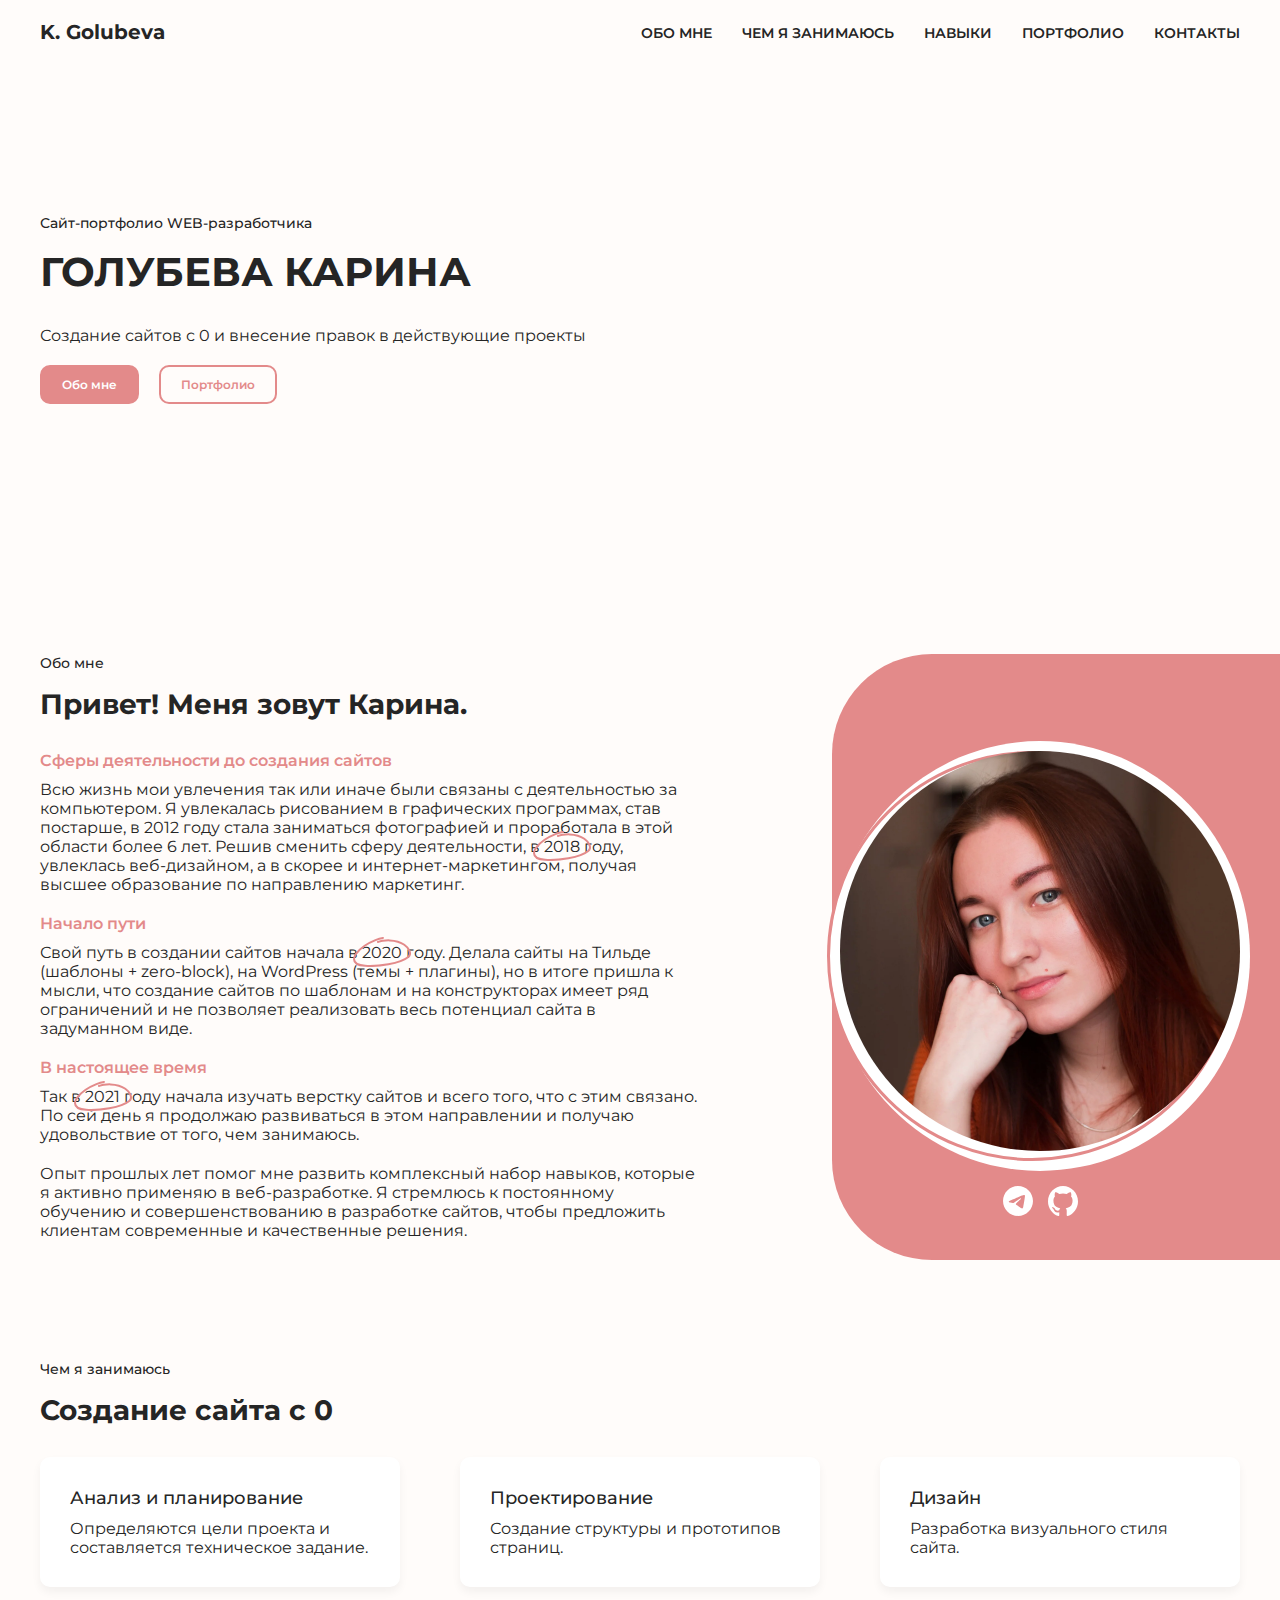
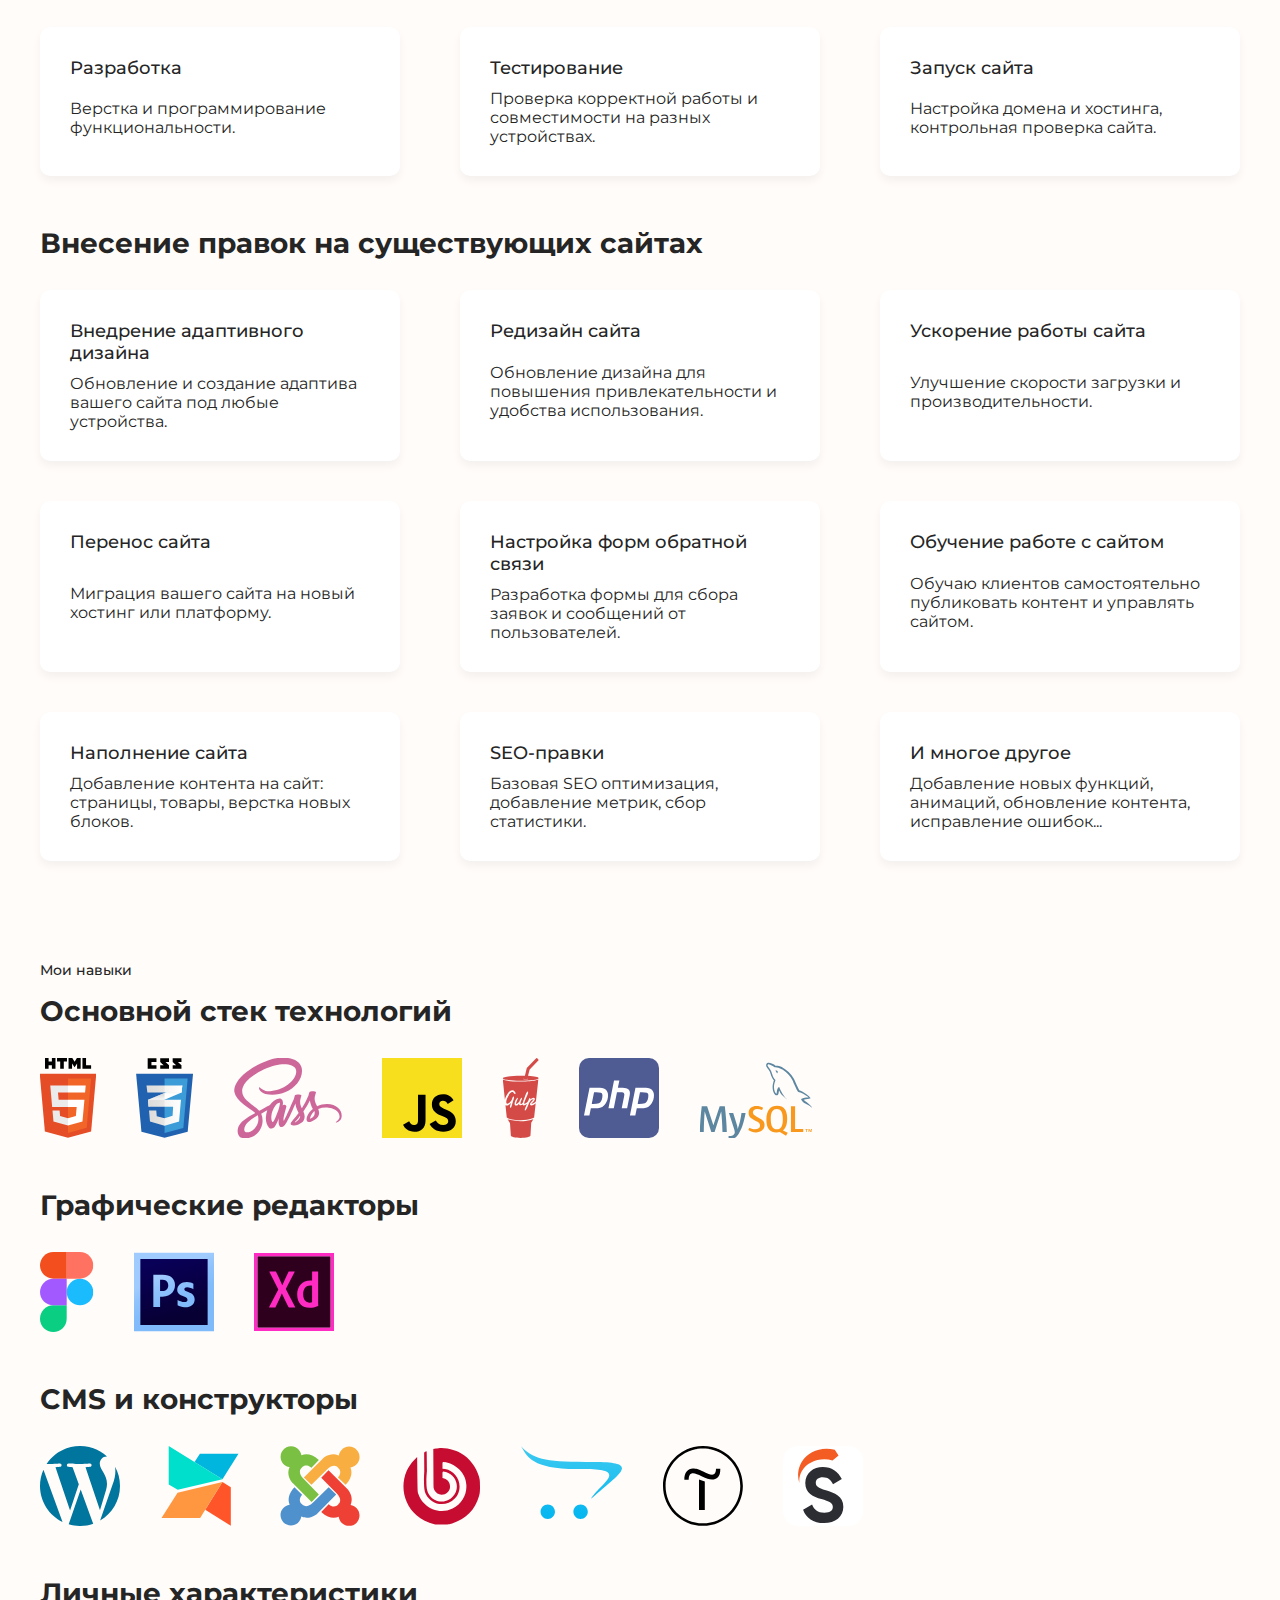
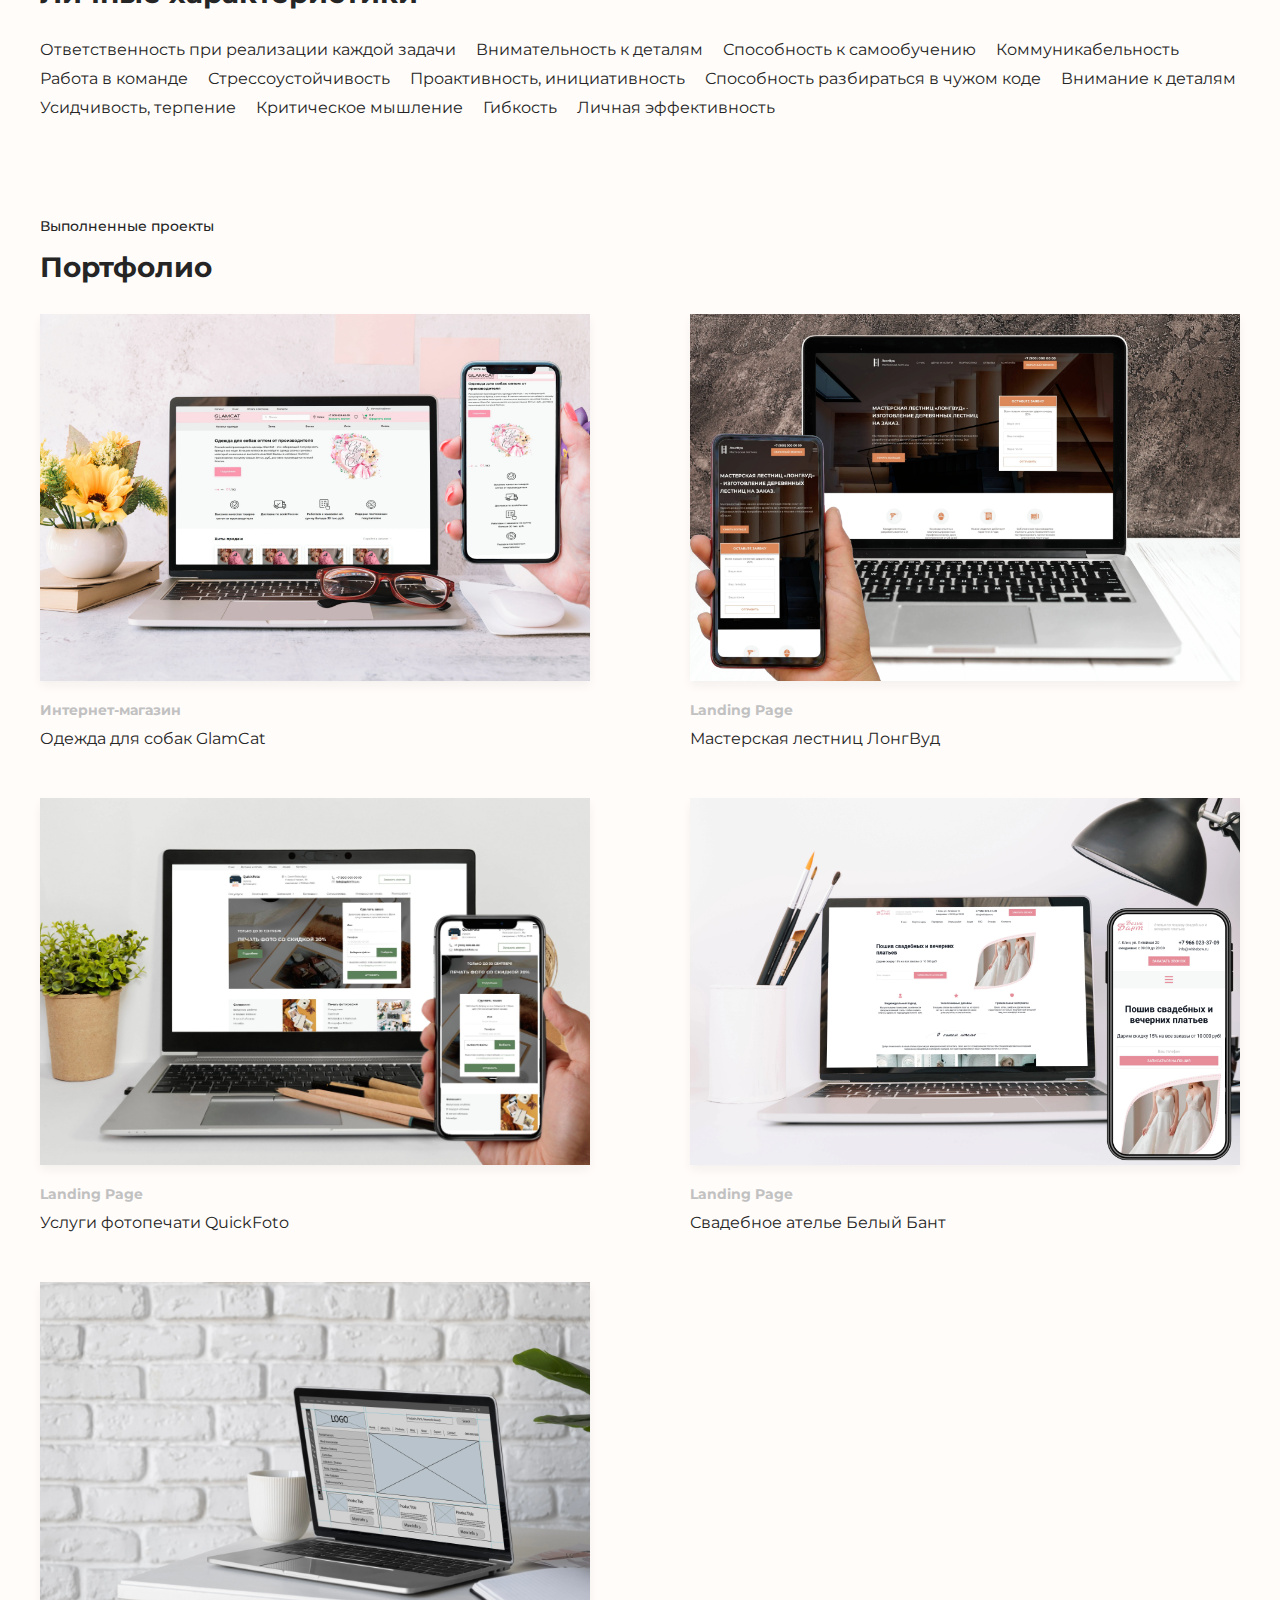
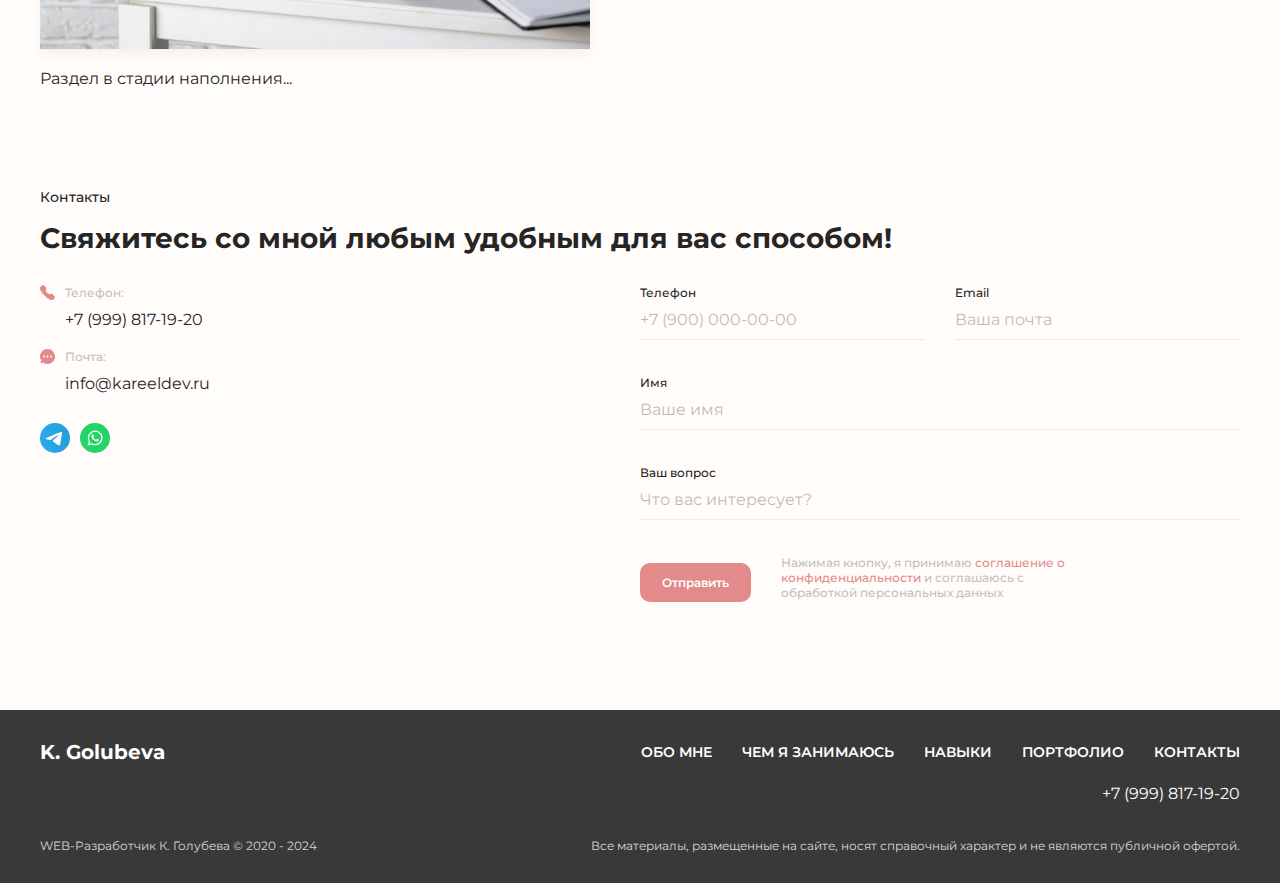
<file: index.html>
<!DOCTYPE html>
<html lang="en">

<head>
	<meta charset="UTF-8" />
	<meta http-equiv="X-UA-Compatible" content="IE=edge" />
	<meta name="viewport" content="width=device-width, initial-scale=1.0" />
	<title>Веб-разработчик - Главная</title>
	<link rel="stylesheet" href="./css/main.css" />

	<link rel="icon" type="image/x-icon" href="./img/icon.svg">
	<link rel="apple-touch-icon" sizes="180x180" href="./img/icon.svg">
</head>

<body>
	<header class="header">
    <div class="header__container">
        <div class="header__logo"><a href="/">K. Golubeva</a></div>

        <div class="header__menu header-menu">
            <nav class="header-menu__nav">
                <ul class="header-menu__list">
                    <li><a href="#about-section" class="header-menu__link">Обо мне</a></li>
                    <li><a href="#services-section" class="header-menu__link">Чем я занимаюсь</a></li>
                    <li><a href="#skills-section" class="header-menu__link">Навыки</a></li>
                    <li><a href="#portfolio-section" class="header-menu__link">Портфолио</a></li>
                    <li><a href="#contacts-section" class="header-menu__link">Контакты</a></li>
                </ul>
            </nav>

            <div class="header-menu__burger burger"><span></span></div>
        </div>
    </div>
</header>

	<main class="main-page">

		<section class="main-page__first-screen first-screen">
			<div class="first-screen__container">
				<div class="first-screen__info">
					<div class="first-screen__subtitle title_small">Сайт-портфолио WEB-разработчика</div>
					<div class="first-screen__title title_h1">Голубева Карина </div>
					<div class="first-screen__text">Создание сайтов с 0 и внесение правок в действующие проекты</div>
					<div class="first-screen__buttons">
						<a class="first-screen__button button" href="#about-section">Обо мне</a>
						<a class="first-screen__button button button_line" href="#portfolio-section">Портфолио</a>
					</div>
				</div>
			</div>
		</section>

		<section class="main-page__about about">
			<a name="about-section"></a>
			<div class="about__container">
				<div class="about__subtitle title_small">Обо мне</div>
				<div class="about__title title_h2">Привет! Меня зовут Карина.</div>

				<div class="about__column">

					<div class="about__text about-text">
						<div class="about-text__topic">
							<p class="about-text__topic-name">Сферы деятельности до создания сайтов</p>
							<p>Всю жизнь мои увлечения так или иначе были связаны с деятельностью за компьютером. Я увлекалась рисованием в графических программах, став постарше, в 2012 году стала заниматься фотографией и проработала в этой области более 6 лет. Решив сменить сферу деятельности, в <span class="year-marker">2018</span> году, увлеклась веб-дизайном, а в скорее и интернет-маркетингом, получая высшее образование по направлению маркетинг.</p>
						</div>
						<div class="about-text__topic">
							<p class="about-text__topic-name">Начало пути</p>
							<p>Свой путь в создании сайтов начала в <span class="year-marker">2020</span> году. Делала сайты на Тильде (шаблоны + zero-block), на WordPress (темы + плагины), но в итоге пришла к мысли, что создание сайтов по шаблонам и на конструкторах имеет ряд ограничений и не позволяет реализовать весь потенциал сайта в задуманном виде.</p>
						</div>
						<div class="about-text__topic">
							<p class="about-text__topic-name">В настоящее время</p>
							<p>Так в <span class="year-marker">2021</span> году начала изучать верстку сайтов и всего того, что с этим связано. По сей день я продолжаю развиваться в этом направлении и получаю удовольствие от того, чем занимаюсь.</p>
						</div>
						<div class="about-text__topic">
							<p>Опыт прошлых лет помог мне развить комплексный набор навыков, которые я активно применяю в веб-разработке. Я стремлюсь к постоянному обучению и совершенствованию в разработке сайтов, чтобы предложить клиентам современные и качественные решения.</p>
						</div>
					</div>

					<div class="about__image about-image">

						<div class="about-image__round-img round-img">
							<div class="round-img__img">
								<picture>
<source srcset="./img/me.webp 1x" type="image/webp">
<source srcset="./img/me.jpg 1x" type="image/jpeg">
<img src="./img/me.jpg" alt="">
</picture>
							</div>
							<div class="round-img__decor-full"></div>
							<div class="round-img__decor-full round-img__decor-full_line"></div>
						</div>

						<div class="about-image__social">
							<a class="about-image__social-item" href="https://t.me/+79998171920" target="_blank" rel="nofollow">
								<svg class="icon icon--telegram">
									<use href="./img/svgsprite/sprite.symbol.svg#telegram"></use>
								</svg>
							</a>
							<a class="about-image__social-item" href="https://github.com/kareeloliv" target="_blank" rel="nofollow">
								<svg class="icon icon--github">
									<use href="./img/svgsprite/sprite.symbol.svg#github"></use>
								</svg>
							</a>
						</div>

					</div>
				</div>
			</div>
		</section>

		<section class="main-page__services services">
			<a name="services-section"></a>
			<div class="services__container">
				<div class="services__subtitle title_small">Чем я занимаюсь</div>

				<div class="services__section">
					<div class="services__title title_h2">Создание сайта с 0</div>
					<div class="services__items">
						<div class="services__item">
							<div class="services__title title_h4">Анализ и планирование</div>
							<div class="services__text">Определяются цели проекта и составляется техническое задание.</div>
						</div>
						<div class="services__item">
							<div class="services__title title_h4">Проектирование</div>
							<div class="services__text">Создание структуры и прототипов страниц.</div>
						</div>
						<div class="services__item">
							<div class="services__title title_h4">Дизайн</div>
							<div class="services__text">Разработка визуального стиля сайта.</div>
						</div>
						<div class="services__item">
							<div class="services__title title_h4">Разработка</div>
							<div class="services__text">Верстка и программирование функциональности.</div>
						</div>
						<div class="services__item">
							<div class="services__title title_h4">Тестирование</div>
							<div class="services__text">Проверка корректной работы и совместимости на разных устройствах.</div>
						</div>
						<div class="services__item">
							<div class="services__title title_h4">Запуск сайта</div>
							<div class="services__text">Настройка домена и хостинга, контрольная проверка сайта.</div>
						</div>
					</div>
				</div>

				<div class="services__section">
					<div class="services__title title_h2">Внесение правок на существующих сайтах</div>
					<div class="services__items">
						<div class="services__item">
							<div class="services__title title_h4">Внедрение адаптивного дизайна</div>
							<div class="services__text">Обновление и создание адаптива вашего сайта под любые устройства.</div>
						</div>
						<div class="services__item">
							<div class="services__title title_h4">Редизайн сайта</div>
							<div class="services__text">Обновление дизайна для повышения привлекательности и удобства использования.</div>
						</div>
						<div class="services__item">
							<div class="services__title title_h4">Ускорение работы сайта</div>
							<div class="services__text">Улучшение скорости загрузки и производительности.</div>
						</div>
						<div class="services__item">
							<div class="services__title title_h4">Перенос сайта</div>
							<div class="services__text">Миграция вашего сайта на новый хостинг или платформу.</div>
						</div>
						<div class="services__item">
							<div class="services__title title_h4">Настройка форм обратной связи</div>
							<div class="services__text">Разработка формы для сбора заявок и сообщений от пользователей.</div>
						</div>
						<div class="services__item">
							<div class="services__title title_h4">Обучение работе с сайтом</div>
							<div class="services__text">Обучаю клиентов самостоятельно публиковать контент и управлять сайтом.</div>
						</div>
						<div class="services__item">
							<div class="services__title title_h4">Наполнение сайта</div>
							<div class="services__text">Добавление контента на сайт: страницы, товары, верстка новых блоков.</div>
						</div>
						<div class="services__item">
							<div class="services__title title_h4">SEO-правки</div>
							<div class="services__text">Базовая SEO оптимизация, добавление метрик, сбор статистики.</div>
						</div>
						<div class="services__item">
							<div class="services__title title_h4">И многое другое</div>
							<div class="services__text">Добавление новых функций, анимаций, обновление контента, исправление ошибок...</div>
						</div>
					</div>
				</div>

			</div>
		</section>

		<section class="main-page__skills skills">
			<a name="skills-section"></a>
			<div class="skills__container">
				<div class="skills__subtitle title_small">Мои навыки</div>
				<div class="skills__section">
					<div class="skills__title title_h2">Основной стек технологий</div>
					<div class="skills__items">
						<div class="skills__item">
							<img src="./img/skills/languages/html5.svg" alt="HTML">
						</div>
						<div class="skills__item">
							<img src="./img/skills/languages/css3.svg" alt="CSS">
						</div>
						<div class="skills__item">
							<img src="./img/skills/languages/sass.svg" alt="SASS">
						</div>
						<div class="skills__item">
							<img src="./img/skills/languages/javascript.svg" alt="JavaScript">
						</div>
						<div class="skills__item">
							<img src="./img/skills/languages/gulp.svg" alt="Gulp">
						</div>
						<div class="skills__item">
							<img src="./img/skills/languages/php.svg" alt="PHP">
						</div>
						<div class="skills__item">
							<img src="./img/skills/languages/mysql.svg" alt="MySQL">
						</div>
					</div>
				</div>
				<div class="skills__section">
					<div class="skills__title title_h2">Графические редакторы</div>
					<div class="skills__items">
						<div class="skills__item">
							<img src="./img/skills/graphic-editors/figma.svg" alt="Figma">
						</div>
						<div class="skills__item">
							<img src="./img/skills/graphic-editors/adobe-photoshop.svg" alt="Adobe Photoshop">
						</div>
						<div class="skills__item">
							<img src="./img/skills/graphic-editors/adobe-xd.svg" alt="Adobe XD">
						</div>
					</div>
				</div>
				<div class="skills__section">
					<div class="skills__title title_h2">CMS и конструкторы</div>
					<div class="skills__items">
						<div class="skills__item">
							<img src="./img/skills/CMS/wordpress.svg" alt="WordPress">
						</div>
						<div class="skills__item">
							<img src="./img/skills/CMS/modx.svg" alt="MODX">
						</div>
						<div class="skills__item">
							<img src="./img/skills/CMS/joomla.svg" alt="Joomla">
						</div>
						<div class="skills__item">
							<img src="./img/skills/CMS/bitrix.svg" alt="Bitrix">
						</div>
						<div class="skills__item">
							<img src="./img/skills/CMS/opencart.svg" alt="OpenCart">
						</div>
						<div class="skills__item">
							<img src="./img/skills/CMS/tilda.svg" alt="Tilda">
						</div>
						<div class="skills__item">
							<img src="./img/skills/CMS/insales.svg" alt="Insales">
						</div>
						<!-- <div class="skills__item skills__item-text">
							И другие...
						</div> -->
					</div>
				</div>
				<div class="skills__section">
					<div class="skills__title title_h2">Личные характеристики</div>
					<div class="skills__items">
						<ul class="skills__list">
							<li>Ответственность при реализации каждой задачи</li>
							<li>Внимательность к деталям</li>
							<li>Способность к самообучению</li>
							<li>Коммуникабельность</li>
							<li>Работа в команде</li>
							<li>Стрессоустойчивость</li>
							<li>Проактивность, инициативность</li>
							<li>Способность разбираться в чужом коде</li>
							<li>Внимание к деталям</li>
							<li>Усидчивость, терпение</li>
							<li>Критическое мышление</li>
							<li>Гибкость</li>
							<li>Личная эффективность</li>
						</ul>
					</div>
				</div>
			</div>
		</section>

		<section class="main-page__portfolio portfolio">
			<a name="portfolio-section"></a>
			<div class="portfolio__container">
				<div class="portfolio__subtitle title_small">Выполненные проекты</div>
				<div class="portfolio__title title_h2">Портфолио</div>

				<div class="portfolio__items">

					<div class="portfolio__item portfolio-item">
						<div class="portfolio-item__img">
							<picture>
<source srcset="./img/portfolio/glamcat.webp 1x" type="image/webp">
<source srcset="./img/portfolio/glamcat.jpg 1x" type="image/jpeg">
<img src="./img/portfolio/glamcat.jpg" alt="Работа в портфолио - Одежда для собак GlamCat">
</picture>
							<div class="portfolio-item__img-hover">
								<a href="https://glamcat.shop/" class="portfolio-item__link" target="_blank" rel="nofollow">Перейти на сайт</a>
								<div class="portfolio-item__link">Подробнее о проекте</div>
							</div>
						</div>
						<div class="portfolio-item__category">Интернет-магазин</div>
						<div class="portfolio-item__name">Одежда для собак GlamCat</div>
					</div>
					<div class="portfolio__item portfolio-item">
						<div class="portfolio-item__img">
							<picture>
<source srcset="./img/portfolio/loongwood.webp 1x" type="image/webp">
<source srcset="./img/portfolio/loongwood.jpg 1x" type="image/jpeg">
<img src="./img/portfolio/loongwood.jpg" alt="Работа в портфолио - Мастерская лестниц ЛонгВуд">
</picture>
							<div class="portfolio-item__img-hover">
								<a href="https://kareeloliv.github.io/longwood.ru/" class="portfolio-item__link" target="_blank" rel="nofollow">Перейти на сайт</a>
								<div class="portfolio-item__link">Подробнее о проекте</div>
							</div>
						</div>
						<div class="portfolio-item__category">Landing Page</div>
						<div class="portfolio-item__name">Мастерская лестниц ЛонгВуд</div>
					</div>
					<div class="portfolio__item portfolio-item">
						<div class="portfolio-item__img">
							<picture>
<source srcset="./img/portfolio/quickfoto.webp 1x" type="image/webp">
<source srcset="./img/portfolio/quickfoto.jpg 1x" type="image/jpeg">
<img src="./img/portfolio/quickfoto.jpg" alt="Работа в портфолио - Услуги фотопечати QuickFoto">
</picture>
							<div class="portfolio-item__img-hover">
								<a href="https://kareeloliv.github.io/quickfoto.ru/" class="portfolio-item__link" target="_blank" rel="nofollow">Перейти на сайт</a>
								<div class="portfolio-item__link">Подробнее о проекте</div>
							</div>
						</div>
						<div class="portfolio-item__category">Landing Page</div>
						<div class="portfolio-item__name">Услуги фотопечати QuickFoto</div>
					</div>
					<div class="portfolio__item portfolio-item">
						<div class="portfolio-item__img">
							<picture>
<source srcset="./img/portfolio/whitebow.webp 1x" type="image/webp">
<source srcset="./img/portfolio/whitebow.jpg 1x" type="image/jpeg">
<img src="./img/portfolio/whitebow.jpg" alt="Работа в портфолио - Свадебное ателье Белый Бант">
</picture>
							<div class="portfolio-item__img-hover">
								<a href="https://kareeloliv.github.io/whitebow.ru/" class="portfolio-item__link" target="_blank" rel="nofollow">Перейти на сайт</a>
								<div class="portfolio-item__link">Подробнее о проекте</div>
							</div>
						</div>
						<div class="portfolio-item__category">Landing Page</div>
						<div class="portfolio-item__name">Свадебное ателье Белый Бант</div>
					</div>
					<div class="portfolio__item portfolio-item">
						<div class="portfolio-item__img">
							<picture>
<source srcset="./img/portfolio/portfolio.webp 1x" type="image/webp">
<source srcset="./img/portfolio/portfolio.jpg 1x" type="image/jpeg">
<img src="./img/portfolio/portfolio.jpg" alt="Раздел в стадии наполнения">
</picture>
						</div>
						<div class="portfolio-item__name">Раздел в стадии наполнения...</div>
					</div>

				</div>
			</div>
		</section>

		<section class="main-page__contacts contacts">
			<a name="contacts-section"></a>
			<div class="contacts__container">
				<div class="contacts__subtitle title_small">Контакты</div>
				<div class="contacts__title title_h2">Свяжитесь со мной любым удобным для вас способом!</div>

				<div class="contacts__column">
					<div class="contacts__info">
						<div class="contacts__item">
							<svg class="icon icon--tel">
								<use href="./img/svgsprite/sprite.symbol.svg#tel"></use>
							</svg>
							<div class="contacts__item-info">
								<div class="contacts__label">Телефон:</div>
								<div class="contacts__content"><a href="tel:89998171920">+7 (999) 817-19-20</a></div>
							</div>
						</div>
						<div class="contacts__item">
							<svg class="icon icon--mail">
								<use href="./img/svgsprite/sprite.symbol.svg#mail"></use>
							</svg>
							<div class="contacts__item-info">
								<div class="contacts__label">Почта:</div>
								<div class="contacts__content"><a href="mailto:info@kareeldev.ru">info@kareeldev.ru</a></div>
							</div>
						</div>
						<div class="contacts__social-links">
							<a href="https://t.me/+79998171920" target="_blank" rel="nofollow"><img src="./img/icons/Telegram.svg" alt=""></a>
							<a href="https://wa.me/79998171920" target="_blank" rel="nofollow"><img src="./img/icons/WhatsApp.svg" alt=""></a>
						</div>
					</div>
					<form class="contacts__form contact-form" action="" method="post" name="contact-form">
						<div class="contact-form__row">
							<div class="contact-form__input">
								<label for="tel">Телефон</label>
								<input type="tel" name="tel" placeholder="+7 (900) 000-00-00" />
							</div>
							<div class="contact-form__input">
								<label for="email">Email</label>
								<input type="email" name="email" placeholder="Ваша почта" />
							</div>
						</div>
						<div class="contact-form__row">
							<div class="contact-form__input">
								<label for="name">Имя</label>
								<input type="text" name="name" placeholder="Ваше имя" />
							</div>
						</div>
						<div class="contact-form__row">
							<div class="contact-form__input">
								<label for="name">Ваш вопрос</label>
								<textarea name="textarea" rows="1" placeholder="Что вас интересует?"></textarea>
							</div>
						</div>
						<div class="contact-form__row contact-form__row-last">
							<button type="submit" class="contact-form__button button">Отправить</button>
							<p class="contact-form__policy">Нажимая кнопку, я принимаю <a href="#">соглашение о конфиденциальности</a> и соглашаюсь с обработкой персональных данных</p>
						</div>
					</form>
				</div>
			</div>
		</section>

	</main>

	<footer class="footer">
    <div class="footer__container">
        <div class="footer__top">
            <div class="footer__logo"><a href="/">K. Golubeva</a></div>

            <div class="footer__menu footer-menu">
                <nav class="footer-menu__nav">
                    <ul class="footer-menu__list">
                        <li><a href="#about-section" class="footer-menu__link">Обо мне</a></li>
                        <li><a href="#services-section" class="footer-menu__link">Чем я занимаюсь</a></li>
                        <li><a href="#skills-section" class="footer-menu__link">Навыки</a></li>
                        <li><a href="#portfolio-section" class="footer-menu__link">Портфолио</a></li>
                        <li><a href="#contacts-section" class="footer-menu__link">Контакты</a></li>
                    </ul>
                </nav>
            </div>
        </div>

        <div class="footer__contacts">
            <a href="tel:89998171920">+7 (999) 817-19-20</a>
        </div>
        <div class="footer__bottom">
            <p>WEB-Разработчик К. Голубева © 2020 - 2024</p>
            <p>Все материалы, размещенные на сайте, носят справочный характер и не являются публичной офертой.</p>
        </div>

    </div>
</footer>

	<script src="./js/index.min.js"></script>
</body>

</html>
</file>
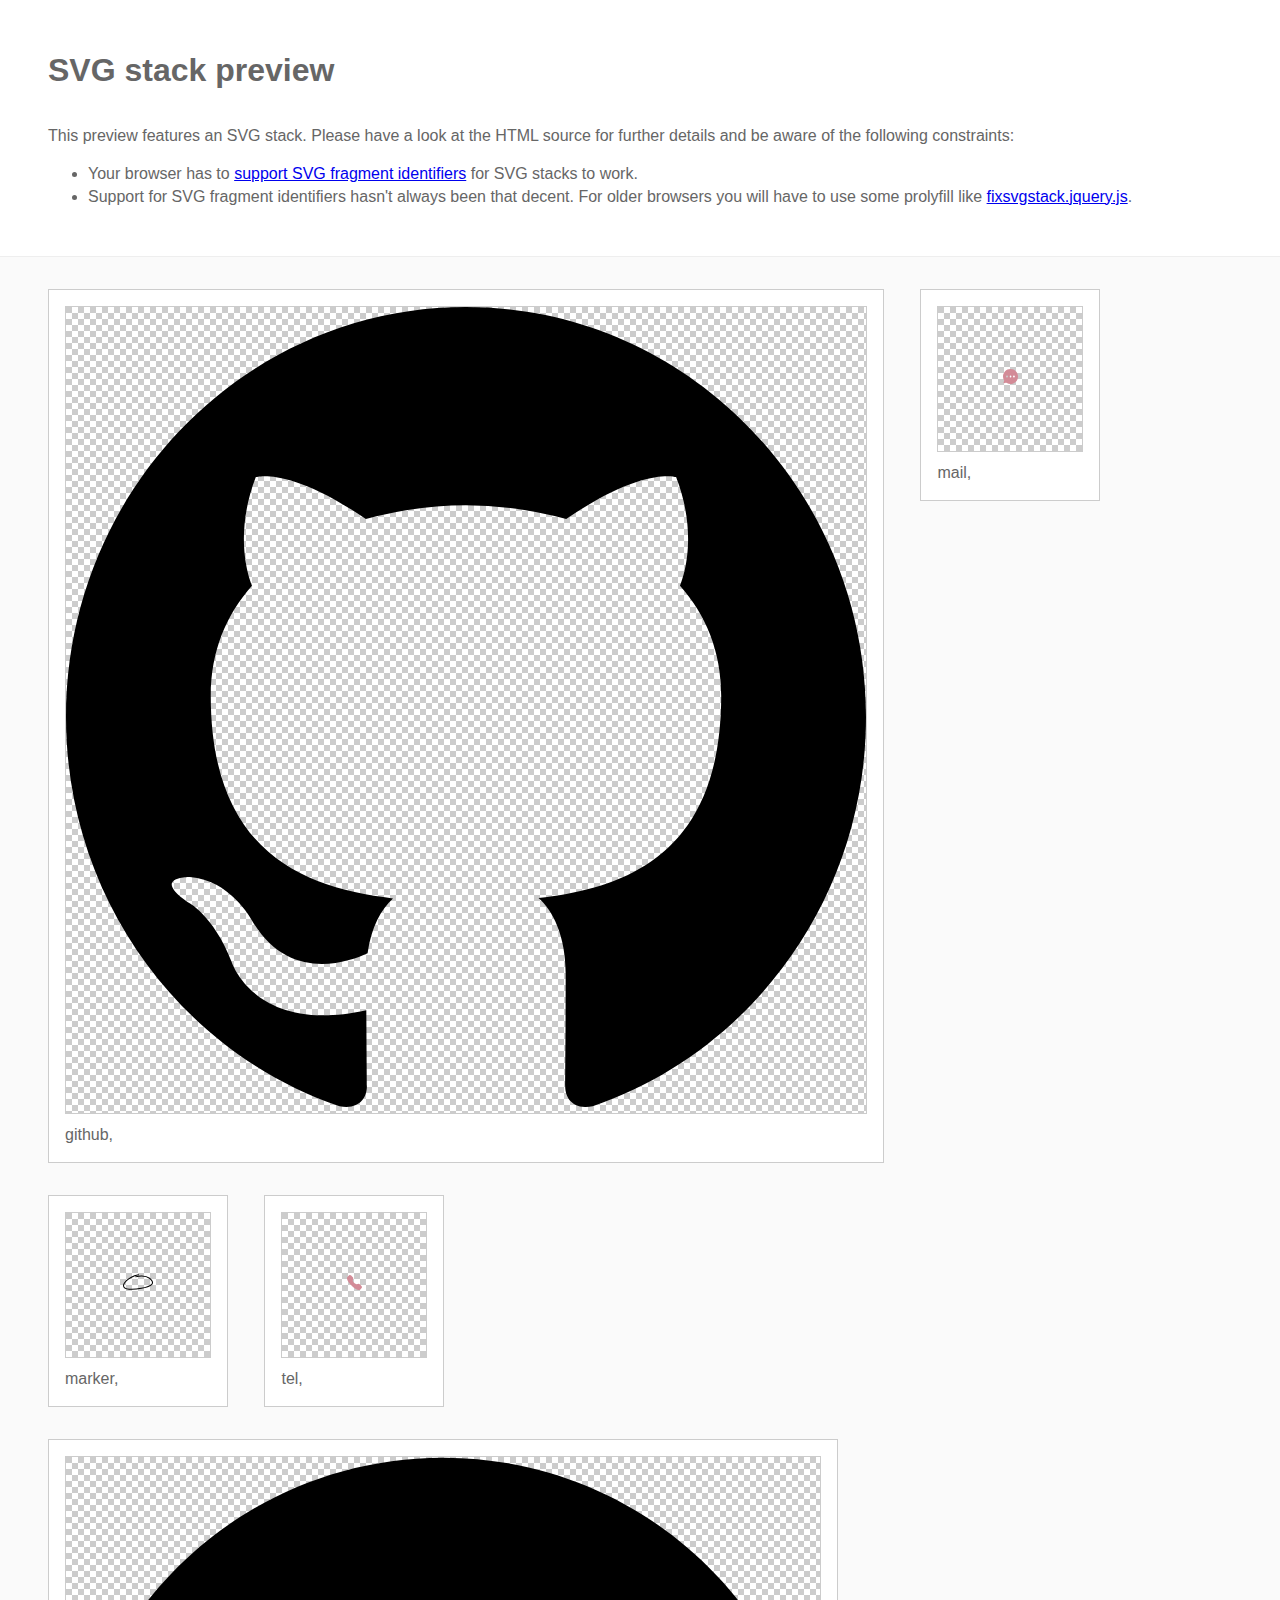
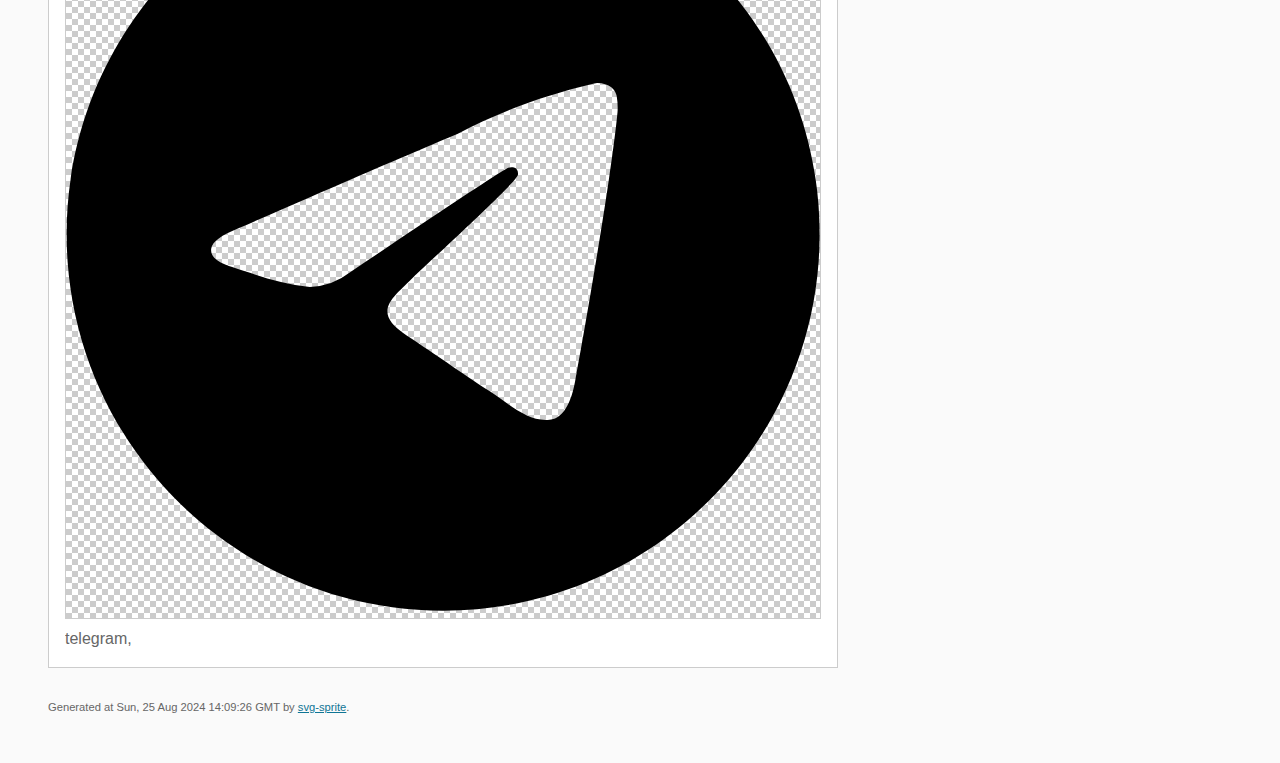
<file: img/svgsprite/stack/sprite.stack.html>
<!doctype html>
<html lang="en">
    <head>
        <meta charset="utf-8">
        <title>SVG stack preview | svg-sprite</title>
        <style>
            body {
                padding: 0;
                margin: 0;
                color: #666;
                background: #fafafa;
                font-family: Arial, Helvetica, sans-serif;
                font-size: 1em;
                line-height: 1.4;
            }

            header {
                display: block;
                padding: 3em 3em 2em;
                background-color: #fff;
            }

            header p {
                margin: 2em 0 0;
            }

            section {
                border-top: 1px solid #eee;
                padding: 2em 3em 0;
            }

            section ul {
                margin: 0;
                padding: 0;
            }

            section li {
                display: inline-block;
                background-color: #fff;
                position: relative;
                margin: 0 2em 2em 0;
                vertical-align: top;
                border: 1px solid #ccc;
                padding: 1em 1em 3em;
                cursor: default;
            }

            .icon-box {
                margin: 0;
                width: 144px;
                height: 144px;
                position: relative;
                background: #ccc url("data:image/svg+xml,%3Csvg xmlns='http://www.w3.org/2000/svg' width='12' height='12'%3E%3Cpath fill='%23fff' d='M6 0h6v6H6zM0 6h6v6H0z'/%3E%3C/svg%3E") top left repeat;
                border: 1px solid #ccc;
                display: table-cell;
                vertical-align: middle;
                text-align: center;
            }

            .icon {
                display: inline-block;
            }

            h1 {
                margin-top: 0;
            }

            h2 {
                margin: 0;
                padding: 0;
                font-size: 1em;
                font-weight: 400;
                white-space: nowrap;
                overflow: hidden;
                text-overflow: ellipsis;
                position: absolute;
                left: 1em;
                right: 1em;
                bottom: 1em;
            }

            footer {
                display: block;
                margin: 0;
                padding: 0 3em 3em;
            }

            footer p {
                margin: 0;
                font-size: .7em;
            }

            footer a {
                color: #0f7595;
                margin-left: 0;
            }
        </style>

<!--
Sprite shape dimensions
====================================================================================================
You will need to set the sprite shape dimensions via CSS when you use them as stack SVGs, otherwise
they would become a huge 100% in size. You may use the following dimension classes for doing so.
They might well be outsourced to an external stylesheet of course.
-->

<style>
 .svg-github-dims { width: 800px; height: 800px; }
 .svg-mail-dims { width: 15px; height: 15px; }
 .svg-marker-dims { width: 58px; height: 30px; }
 .svg-tel-dims { width: 15px; height: 15px; }
 .svg-telegram-dims { width: 754px; height: 754px; }
</style>

<!--
====================================================================================================
-->

    </head>
    <body>
        <header>
            <h1>SVG stack preview</h1>
            <p>This preview features an SVG stack. Please have a look at the HTML source for further details and be aware of the following constraints:</p>
            <ul>
                <li>Your browser has to <a href="https://caniuse.com/svg-fragment" target="_blank" rel="noopener noreferrer">support SVG fragment identifiers</a> for SVG stacks to work.</li>
                <li>Support for SVG fragment identifiers hasn't always been that decent. For older browsers you will have to use some prolyfill like <a href="https://github.com/preciousforever/SVG-Stacker/blob/master/fixsvgstack.jquery.js" target="_blank" rel="noopener noreferrer">fixsvgstack.jquery.js</a>.</li>
            </ul>
        </header>
        <section>

<!--
SVG stack
====================================================================================================
These SVG images make use of fragment identifiers (IDs) to reference certain portions of the
external sprite. By default, all shapes inside the sprite are hidden by CSS. The `:target` pseudo
selector is used to show the very shape that is referenced by the fragment identifier.
-->

            <ul>

             <li title="github">
                    <div class="icon-box">
                        <img src="svg/sprite.stack.svg#github" class="svg-github-dims" alt="github">
                    </div>
                    <h2>github, </h2>
                </li>
             <li title="mail">
                    <div class="icon-box">
                        <img src="svg/sprite.stack.svg#mail" class="svg-mail-dims" alt="mail">
                    </div>
                    <h2>mail, </h2>
                </li>
             <li title="marker">
                    <div class="icon-box">
                        <img src="svg/sprite.stack.svg#marker" class="svg-marker-dims" alt="marker">
                    </div>
                    <h2>marker, </h2>
                </li>
             <li title="tel">
                    <div class="icon-box">
                        <img src="svg/sprite.stack.svg#tel" class="svg-tel-dims" alt="tel">
                    </div>
                    <h2>tel, </h2>
                </li>
             <li title="telegram">
                    <div class="icon-box">
                        <img src="svg/sprite.stack.svg#telegram" class="svg-telegram-dims" alt="telegram">
                    </div>
                    <h2>telegram, </h2>
                </li>
         </ul>

<!--
====================================================================================================
-->

        </section>
        <footer>
            <p>Generated at Sun, 25 Aug 2024 14:09:26 GMT by <a href="https://github.com/svg-sprite/svg-sprite" target="_blank" rel="noopener noreferrer">svg-sprite</a>.</p>
        </footer>
    </body>
</html>
</file>
<file: css/main.css>
@charset "UTF-8";

/* Base */

/* Reset and base styles  */

* {
  padding: 0px;
  margin: 0px;
  border: none;
}

*,
*::before,
*::after {
  -webkit-box-sizing: border-box;
  box-sizing: border-box;
}

/* Links */

a,
a:link,
a:visited {
  text-decoration: none;
}

a:hover {
  text-decoration: none;
}

/* Common */

aside,
nav,
footer,
header,
section,
main {
  display: block;
}

h1,
h2,
h3,
h4,
h5,
h6,
p {
  font-size: inherit;
  font-weight: inherit;
}

ul,
ul li {
  list-style: none;
}

img {
  vertical-align: top;
}

img,
svg {
  max-width: 100%;
  height: auto;
}

address {
  font-style: normal;
}

/* Form */

input,
textarea,
button,
select {
  font-family: inherit;
  font-size: inherit;
  color: inherit;
  background-color: transparent;
}

input::-ms-clear {
  display: none;
}

button,
input[type=submit] {
  display: inline-block;
  -webkit-box-shadow: none;
  box-shadow: none;
  background-color: transparent;
  background: none;
  cursor: pointer;
}

input:focus,
input:active,
button:focus,
button:active {
  outline: none;
}

button::-moz-focus-inner {
  padding: 0;
  border: 0;
}

label {
  cursor: pointer;
}

legend {
  display: block;
}

:root {
  --link-color: var(--main-acent-color);
  --main-text-color: #252525;
  --main-acent-color: #E38A8A;
  --white-text: #ffffff;
  --page-bg: #FFFCFA;
  --dark-bg: #393939;
  --gray: #C1C1C1;
  --light-gray: #EBEBEB;
  --small-acent-text: 12px;
  --transition: 0.2s;
  --opacity-link: 0.8;
  --shadow: 0px 5px 10px 0px rgba(0, 0, 0, 0.05);
  --shadow-hover: 5px 5px 20px 0px rgba(0, 0, 0, 0.25);
  --font-family: "Montserrat", sans-serif;
  --margin-blocks: 0 0 rem(100) 0;
}

@font-face {
  font-family: Montserrat;
  font-display: swap;
  src: url("../fonts/Montserrat-Black.woff2") format("woff2"), url("../fonts/Montserrat-Black.woff") format("woff");
  font-weight: 900;
  font-style: normal;
}

@font-face {
  font-family: Montserrat;
  font-display: swap;
  src: url("../fonts/Montserrat-ExtraBold.woff2") format("woff2"), url("../fonts/Montserrat-ExtraBold.woff") format("woff");
  font-weight: 800;
  font-style: normal;
}

@font-face {
  font-family: Montserrat;
  font-display: swap;
  src: url("../fonts/Montserrat-Light.woff2") format("woff2"), url("../fonts/Montserrat-Light.woff") format("woff");
  font-weight: 300;
  font-style: normal;
}

@font-face {
  font-family: Montserrat;
  font-display: swap;
  src: url("../fonts/Montserrat-ExtraLight.woff2") format("woff2"), url("../fonts/Montserrat-ExtraLight.woff") format("woff");
  font-weight: 200;
  font-style: normal;
}

@font-face {
  font-family: Montserrat;
  font-display: swap;
  src: url("../fonts/Montserrat-Medium.woff2") format("woff2"), url("../fonts/Montserrat-Medium.woff") format("woff");
  font-weight: 500;
  font-style: normal;
}

@font-face {
  font-family: Montserrat;
  font-display: swap;
  src: url("../fonts/Montserrat-Bold.woff2") format("woff2"), url("../fonts/Montserrat-Bold.woff") format("woff");
  font-weight: 700;
  font-style: normal;
}

@font-face {
  font-family: Montserrat;
  font-display: swap;
  src: url("../fonts/Montserrat-Regular.woff2") format("woff2"), url("../fonts/Montserrat-Regular.woff") format("woff");
  font-weight: 400;
  font-style: normal;
}

@font-face {
  font-family: Montserrat;
  font-display: swap;
  src: url("../fonts/Montserrat-SemiBold.woff2") format("woff2"), url("../fonts/Montserrat-SemiBold.woff") format("woff");
  font-weight: 600;
  font-style: normal;
}

@font-face {
  font-family: Montserrat;
  font-display: swap;
  src: url("../fonts/Montserrat-Thin.woff2") format("woff2"), url("../fonts/Montserrat-Thin.woff") format("woff");
  font-weight: 100;
  font-style: normal;
}

body {
  color: var(--main-text-color);
  line-height: normal;
  font-family: var(--font-family);
  font-size: 1rem;
  -ms-text-size-adjust: 100%;
  -moz-text-size-adjust: 100%;
  -webkit-text-size-adjust: 100%;
  -webkit-font-smoothing: antialiased;
  -moz-osx-font-smoothing: grayscale;
  background: var(--page-bg);
}

[class*=__container] {
  max-width: 75rem;
  -webkit-box-sizing: content-box;
  box-sizing: content-box;
  margin: 0 auto;
  padding: 0 0.9375rem;
}

.fancybox__container {
  max-width: 100%;
  --fancybox-bg: rgba(24, 24, 27, 0.8) !important;
}

.fancybox__content {
  color: var(--main-text-color) !important;
}

a {
  color: var(--link-color);
  -webkit-transition: var(--transition);
  transition: var(--transition);
}

a:hover {
  opacity: var(--opacity-link);
}

p {
  margin-bottom: 0.625rem;
}

.button {
  display: inline-block;
  padding: 0.625rem 1.25rem;
  background-color: var(--main-acent-color);
  color: #fff;
  font-size: 0.75rem;
  font-weight: 600;
  border-radius: 10px;
  border: 2px solid var(--main-acent-color);
  -webkit-transition: var(--transition);
  transition: var(--transition);
}

.button:hover {
  background-color: inherit;
  color: var(--main-acent-color);
  opacity: 1;
}

.button_line {
  background-color: inherit;
  color: var(--main-acent-color);
}

.button_line:hover {
  background-color: var(--main-acent-color);
  color: #fff;
}

.title_small {
  font-size: 0.875rem;
  font-weight: 500;
  margin-bottom: 0.9375rem;
}

.title_h1 {
  font-size: 2.5rem;
  font-weight: 700;
  text-transform: uppercase;
  margin-bottom: 1.875rem;
}

.title_h2 {
  font-size: 1.75rem;
  font-weight: 700;
  margin-bottom: 1.875rem;
}

.title_h4 {
  font-size: 1.125rem;
  font-weight: 500;
  margin-bottom: 0.625rem;
}

/* Отключить при необходимости */

/* Blocks */

.about {
  position: relative;
}

.about::before {
  content: "";
  width: 35%;
  height: 100%;
  background: var(--main-acent-color);
  border-radius: 100px 0 0 100px;
  display: inline-block;
  position: absolute;
  left: 65%;
  z-index: 0;
}

.about__column {
  display: -webkit-box;
  display: -ms-flexbox;
  display: flex;
  gap: 3.125rem;
  -webkit-box-pack: justify;
  -ms-flex-pack: justify;
  justify-content: space-between;
}

.about-text {
  position: relative;
  z-index: 1;
}

.about-text__topic {
  margin-bottom: 1.25rem;
}

.about-text__topic-name {
  font-weight: 600;
  color: var(--main-acent-color);
}

.year-marker {
  position: relative;
}

.year-marker svg {
  position: absolute;
  min-width: 3.625rem;
  min-height: 1.875rem;
  top: 45%;
  left: 50%;
  -webkit-transform: translate(-50%, -50%);
  -ms-transform: translate(-50%, -50%);
  transform: translate(-50%, -50%);
}

.about-image {
  display: -webkit-box;
  display: -ms-flexbox;
  display: flex;
  -webkit-box-align: center;
  -ms-flex-align: center;
  align-items: center;
  gap: 0.9375rem;
}

.about-image__round-img {
  padding-bottom: 20px;
}

.about-image__social {
  z-index: 1;
  position: relative;
  display: -webkit-box;
  display: -ms-flexbox;
  display: flex;
  gap: 0.9375rem;
}

.round-img {
  position: relative;
}

.round-img__img {
  width: 400px;
  height: 400px;
  border-radius: 100%;
  overflow: hidden;
  position: relative;
  z-index: 3;
}

.round-img__img img {
  width: 100%;
  height: 100%;
  -o-object-fit: cover;
  object-fit: cover;
}

.round-img__decor-full {
  width: 420px;
  height: 430px;
  border-radius: 100%;
  overflow: hidden;
  position: absolute;
  background-color: #fff;
  top: -10px;
  z-index: 1;
  left: -10px;
}

.round-img__decor-full_line {
  width: 410px;
  height: 410px;
  position: absolute;
  background-color: inherit;
  border: 3px solid var(--main-acent-color);
  top: 0;
  z-index: 2;
  left: -13px;
}

.contacts__column {
  display: -webkit-box;
  display: -ms-flexbox;
  display: flex;
  -webkit-box-align: start;
  -ms-flex-align: start;
  align-items: start;
  -webkit-box-pack: justify;
  -ms-flex-pack: justify;
  justify-content: space-between;
  gap: 3.125rem;
}

.contacts__item {
  display: -webkit-box;
  display: -ms-flexbox;
  display: flex;
  gap: 0.625rem;
  margin-bottom: 1.25rem;
}

.contacts__item svg {
  width: 0.9375rem;
  height: 0.9375rem;
}

.contacts__label {
  font-size: var(--small-acent-text);
  color: var(--gray);
  font-weight: 500;
  margin-bottom: 0.625rem;
}

.contacts__content a {
  color: var(--main-text-color);
}

.contacts__social-links {
  display: -webkit-box;
  display: -ms-flexbox;
  display: flex;
  -webkit-box-align: center;
  -ms-flex-align: center;
  align-items: center;
  gap: 10px;
  padding-top: 0.625rem;
}

.contacts__social-links img {
  width: 30px;
}

.contact-form {
  width: 50%;
}

.contact-form__row {
  display: -webkit-box;
  display: -ms-flexbox;
  display: flex;
  -webkit-box-align: center;
  -ms-flex-align: center;
  align-items: center;
  -webkit-box-pack: justify;
  -ms-flex-pack: justify;
  justify-content: space-between;
  gap: 30px;
}

.contact-form__row:not(:last-child) {
  margin-bottom: 35px;
}

.contact-form__input {
  width: 100%;
  display: -webkit-box;
  display: -ms-flexbox;
  display: flex;
  -webkit-box-orient: vertical;
  -webkit-box-direction: normal;
  -ms-flex-direction: column;
  flex-direction: column;
  border-bottom: 1px solid var(--light-gray);
}

.contact-form__input label {
  font-size: var(--small-acent-text);
  font-weight: 500;
  margin-bottom: 0.625rem;
}

.contact-form__input input {
  padding-bottom: 0.625rem;
}

.contact-form__input input::-webkit-input-placeholder {
  color: var(--main-text-color);
  font-size: 1rem;
  opacity: 0.3;
}

.contact-form__input input::-moz-placeholder {
  color: var(--main-text-color);
  font-size: 1rem;
  opacity: 0.3;
}

.contact-form__input input:-ms-input-placeholder {
  color: var(--main-text-color);
  font-size: 1rem;
  opacity: 0.3;
}

.contact-form__input input::-ms-input-placeholder {
  color: var(--main-text-color);
  font-size: 1rem;
  opacity: 0.3;
}

.contact-form__input input::placeholder {
  color: var(--main-text-color);
  font-size: 1rem;
  opacity: 0.3;
}

.contact-form__input textarea {
  resize: none;
  padding-bottom: 0.625rem;
}

.contact-form__input textarea::-webkit-input-placeholder {
  color: var(--main-text-color);
  font-size: 1rem;
  opacity: 0.3;
}

.contact-form__input textarea::-moz-placeholder {
  color: var(--main-text-color);
  font-size: 1rem;
  opacity: 0.3;
}

.contact-form__input textarea:-ms-input-placeholder {
  color: var(--main-text-color);
  font-size: 1rem;
  opacity: 0.3;
}

.contact-form__input textarea::-ms-input-placeholder {
  color: var(--main-text-color);
  font-size: 1rem;
  opacity: 0.3;
}

.contact-form__input textarea::placeholder {
  color: var(--main-text-color);
  font-size: 1rem;
  opacity: 0.3;
}

.contact-form__row-last {
  -webkit-box-pack: start;
  -ms-flex-pack: start;
  justify-content: start;
}

.contact-form__policy {
  font-size: var(--small-acent-text);
  color: var(--gray);
  font-weight: 500;
}

.first-screen__info {
  padding: 9.375rem 0;
}

.first-screen__text {
  margin-bottom: 1.25rem;
}

.first-screen__buttons {
  display: -webkit-box;
  display: -ms-flexbox;
  display: flex;
  gap: 1.25rem;
  -ms-flex-wrap: wrap;
  flex-wrap: wrap;
}

.footer {
  background-color: var(--dark-bg);
  color: #fff;
  padding: 1.875rem 0 1.25rem 0;
}

.footer a {
  color: #fff;
}

.footer__top {
  display: -webkit-box;
  display: -ms-flexbox;
  display: flex;
  -webkit-box-align: center;
  -ms-flex-align: center;
  align-items: center;
  -webkit-box-pack: justify;
  -ms-flex-pack: justify;
  justify-content: space-between;
  -ms-flex-wrap: wrap;
  flex-wrap: wrap;
  gap: 1.875rem;
  margin-bottom: 1.25rem;
}

.footer__logo {
  font-size: 1.25rem;
  font-weight: 700;
}

.footer__contacts {
  text-align: right;
  margin-bottom: 2.1875rem;
}

.footer__bottom {
  font-size: 0.75rem;
  color: rgba(255, 255, 255, 0.8);
  display: -webkit-box;
  display: -ms-flexbox;
  display: flex;
  -webkit-box-pack: justify;
  -ms-flex-pack: justify;
  justify-content: space-between;
  -ms-flex-wrap: wrap;
  flex-wrap: wrap;
  -webkit-column-gap: 1.875rem;
  -moz-column-gap: 1.875rem;
  column-gap: 1.875rem;
  row-gap: 0;
}

.footer-menu__list {
  display: -webkit-box;
  display: -ms-flexbox;
  display: flex;
  -webkit-box-align: center;
  -ms-flex-align: center;
  align-items: center;
  -webkit-box-pack: justify;
  -ms-flex-pack: justify;
  justify-content: space-between;
  -webkit-column-gap: 1.875rem;
  -moz-column-gap: 1.875rem;
  column-gap: 1.875rem;
  row-gap: 0.625rem;
}

.footer-menu__link {
  font-size: 0.875rem;
  font-weight: 600;
  text-transform: uppercase;
  color: var(--main-text-color);
}

.header {
  padding: 20px 0;
}

.header__container {
  display: -webkit-box;
  display: -ms-flexbox;
  display: flex;
  -webkit-box-align: center;
  -ms-flex-align: center;
  align-items: center;
  -webkit-box-pack: justify;
  -ms-flex-pack: justify;
  justify-content: space-between;
  gap: 1.875rem;
}

.header__logo {
  font-size: 1.25rem;
  font-weight: 700;
}

.header__logo a {
  color: var(--main-text-color);
}

.header-menu__nav.open {
  display: -webkit-box !important;
  display: -ms-flexbox !important;
  display: flex !important;
}

.header-menu__list {
  display: -webkit-box;
  display: -ms-flexbox;
  display: flex;
  -webkit-box-align: center;
  -ms-flex-align: center;
  align-items: center;
  -webkit-box-pack: justify;
  -ms-flex-pack: justify;
  justify-content: space-between;
  gap: 1.875rem;
}

.header-menu__link {
  font-size: 0.875rem;
  font-weight: 600;
  text-transform: uppercase;
  color: var(--main-text-color);
}

.burger {
  display: none;
  position: relative;
  z-index: 50;
  -webkit-box-align: center;
  -ms-flex-align: center;
  align-items: center;
  -webkit-box-pack: end;
  -ms-flex-pack: end;
  justify-content: flex-end;
  width: 30px;
  height: 20px;
  -webkit-box-ordinal-group: 3;
  -ms-flex-order: 2;
  order: 2;
}

.burger span {
  height: 2px;
  width: 100%;
  -webkit-transform: scale(1);
  -ms-transform: scale(1);
  transform: scale(1);
  background-color: var(--main-text-color);
}

.burger::before,
.burger::after {
  content: "";
  position: absolute;
  height: 2px;
  width: 100%;
  background-color: var(--main-text-color);
  -webkit-transition: all 0.3s ease 0s;
  transition: all 0.3s ease 0s;
}

.burger::before {
  top: 0;
}

.burger::after {
  bottom: 0;
}

.burger.active span {
  -webkit-transform: scale(0);
  -ms-transform: scale(0);
  transform: scale(0);
}

.burger.active::before {
  top: 50%;
  -webkit-transform: rotate(-45deg) translate(0, -50%);
  -ms-transform: rotate(-45deg) translate(0, -50%);
  transform: rotate(-45deg) translate(0, -50%);
  background-color: #fff;
}

.burger.active::after {
  bottom: 50%;
  -webkit-transform: rotate(45deg) translate(0, 50%);
  -ms-transform: rotate(45deg) translate(0, 50%);
  transform: rotate(45deg) translate(0, 50%);
  background-color: #fff;
}

@-webkit-keyframes burgerAnimation {
  from {
    opacity: 0;
  }

  to {
    opacity: 1;
  }
}

@keyframes burgerAnimation {
  from {
    opacity: 0;
  }

  to {
    opacity: 1;
  }
}

.icons-wrapper {
  padding: 30px 0;
  display: -webkit-box;
  display: -ms-flexbox;
  display: flex;
  -webkit-column-gap: 30px;
  -moz-column-gap: 30px;
  column-gap: 30px;
}

.icon {
  fill: transparent;
  stroke: transparent;
  width: 30px;
  height: 30px;
}

.icon--telegram,
.icon--github {
  fill: #fff;
}

.icon--marker {
  stroke: var(--main-acent-color);
}

.icon--tel,
.icon--mail {
  fill: var(--main-acent-color);
}

.main-page__about {
  margin: 6.25rem 0;
}

.main-page__services {
  margin: 0 0 6.25rem 0;
}

.main-page__skills {
  margin: 0 0 6.25rem 0;
}

.main-page__portfolio {
  margin: 0 0 6.25rem 0;
}

.main-page__contacts {
  margin: 0 0 6.25rem 0;
}

.portfolio__items {
  display: -webkit-box;
  display: -ms-flexbox;
  display: flex;
  -ms-flex-wrap: wrap;
  flex-wrap: wrap;
  -webkit-box-align: start;
  -ms-flex-align: start;
  align-items: start;
  -webkit-box-pack: justify;
  -ms-flex-pack: justify;
  justify-content: space-between;
  gap: 3.125rem;
}

.portfolio-item {
  width: 100%;
  max-width: calc(50% - 50px);
}

.portfolio-item:hover .portfolio-item__img-hover {
  opacity: 1;
}

.portfolio-item:hover .portfolio-item__link {
  cursor: pointer;
}

.portfolio-item:hover .portfolio-item__img {
  -webkit-box-shadow: var(--shadow-hover);
  box-shadow: var(--shadow-hover);
}

.portfolio-item__img {
  position: relative;
  margin-bottom: 1.25rem;
  -webkit-box-shadow: var(--shadow);
  box-shadow: var(--shadow);
  -webkit-transition: var(--transition);
  transition: var(--transition);
}

.portfolio-item__img img {
  width: 100%;
  height: 100%;
  -o-object-fit: cover;
  object-fit: cover;
}

.portfolio-item__img-hover {
  position: absolute;
  background-color: rgba(0, 0, 0, 0.8);
  top: 0;
  width: 100%;
  height: 100%;
  display: -webkit-box;
  display: -ms-flexbox;
  display: flex;
  -webkit-box-align: center;
  -ms-flex-align: center;
  align-items: center;
  -webkit-box-pack: center;
  -ms-flex-pack: center;
  justify-content: center;
  -webkit-box-orient: vertical;
  -webkit-box-direction: normal;
  -ms-flex-direction: column;
  flex-direction: column;
  gap: 0.9375rem;
  padding: 1.875rem;
  opacity: 0;
  -webkit-transition: var(--transition);
  transition: var(--transition);
}

.portfolio-item__link {
  font-weight: 700;
  color: #fff;
  cursor: default;
  -webkit-transition: var(--transition);
  transition: var(--transition);
}

.portfolio-item__link:hover {
  opacity: var(--opacity-link);
}

.portfolio-item__category {
  font-size: 0.875rem;
  font-weight: 700;
  color: var(--gray);
  margin-bottom: 0.625rem;
}

.services__section:last-child {
  margin-top: 3.125rem;
}

.services__items {
  display: -webkit-box;
  display: -ms-flexbox;
  display: flex;
  -ms-flex-wrap: wrap;
  flex-wrap: wrap;
  -webkit-box-pack: justify;
  -ms-flex-pack: justify;
  justify-content: space-between;
  gap: 2.5rem;
}

.services__item {
  width: 30%;
  background-color: #fff;
  -webkit-box-shadow: var(--shadow);
  box-shadow: var(--shadow);
  border-radius: 10px;
  padding: 1.875rem;
  display: -webkit-box;
  display: -ms-flexbox;
  display: flex;
  -webkit-box-orient: vertical;
  -webkit-box-direction: normal;
  -ms-flex-direction: column;
  flex-direction: column;
}

.services__title {
  -webkit-box-flex: 1;
  -ms-flex: 1 0 auto;
  flex: 1 0 auto;
}

.services__text {
  -webkit-box-flex: 1;
  -ms-flex: 1 0 auto;
  flex: 1 0 auto;
}

.skills__section:not(:last-child) {
  margin-bottom: 3.125rem;
}

.skills__items {
  display: -webkit-box;
  display: -ms-flexbox;
  display: flex;
  -ms-flex-wrap: wrap;
  flex-wrap: wrap;
  gap: 2.5rem;
  -webkit-box-align: center;
  -ms-flex-align: center;
  align-items: center;
}

.skills__item {
  height: 80px;
}

.skills__item img {
  width: 100%;
  height: 100%;
  -o-object-fit: contain;
  object-fit: contain;
}

.skills__list {
  display: -webkit-box;
  display: -ms-flexbox;
  display: flex;
  -ms-flex-wrap: wrap;
  flex-wrap: wrap;
  -webkit-column-gap: 1.25rem;
  -moz-column-gap: 1.25rem;
  column-gap: 1.25rem;
  row-gap: 0.625rem;
}

/* No styles code below. Only in modules */

/* Не пишите CSS код ниже. Только в подключаемых файлах */

@media (min-width: 621px) {
  .about-image {
    -webkit-box-orient: vertical;
    -webkit-box-direction: normal;
    -ms-flex-direction: column;
    flex-direction: column;
  }
}

@media (min-width: 875px) {
  .contact-form__policy {
    width: 50%;
  }
}

@media (min-width: 991px) {
  .about-text {
    width: 55%;
  }
}

@media (max-width: 991px) {
  .about::before {
    width: 25%;
    left: 75%;
  }

  .round-img__img {
    width: 200px;
    height: 200px;
  }

  .round-img__decor-full {
    width: 220px;
    height: 230px;
  }

  .round-img__decor-full_line {
    width: 210px;
    height: 210px;
  }

  .first-screen__info {
    padding: 5rem 0;
  }

  .portfolio__items {
    gap: 1.875rem;
  }

  .portfolio-item {
    max-width: calc(50% - 25px);
  }

  .portfolio-item__img {
    margin-bottom: 0.625rem;
  }

  .services__items {
    row-gap: 1.875rem;
    -webkit-column-gap: 1.25rem;
    -moz-column-gap: 1.25rem;
    column-gap: 1.25rem;
  }

  .services__item {
    width: 45%;
  }
}

@media (max-width: 875px) {
  .contacts__column {
    -webkit-box-orient: vertical;
    -webkit-box-direction: normal;
    -ms-flex-direction: column;
    flex-direction: column;
  }

  .contact-form {
    width: 100%;
  }

  .footer__top {
    -webkit-box-orient: vertical;
    -webkit-box-direction: normal;
    -ms-flex-direction: column;
    flex-direction: column;
    -webkit-box-align: start;
    -ms-flex-align: start;
    align-items: start;
  }

  .footer__contacts {
    text-align: left;
  }

  .footer-menu__list {
    -webkit-box-orient: vertical;
    -webkit-box-direction: normal;
    -ms-flex-direction: column;
    flex-direction: column;
    -webkit-box-align: start;
    -ms-flex-align: start;
    align-items: start;
  }
}

@media (max-width: 850px) {
  .header-menu__nav {
    display: none;
    -webkit-box-orient: vertical;
    -webkit-box-direction: normal;
    -ms-flex-direction: column;
    flex-direction: column;
    position: fixed;
    height: 100%;
    width: 100%;
    top: 0;
    bottom: 0;
    right: 0;
    z-index: 50;
    overflow-y: auto;
    padding: 120px 40px 40px 40px;
    background-color: var(--dark-bg);
    -webkit-animation: burgerAnimation 0.4s;
    animation: burgerAnimation 0.4s;
    max-width: 320px;
  }

  .header-menu__list {
    -webkit-box-orient: vertical;
    -webkit-box-direction: normal;
    -ms-flex-direction: column;
    flex-direction: column;
    row-gap: 30px;
  }

  .header-menu__link {
    color: #fff;
  }

  .burger {
    display: -webkit-box;
    display: -ms-flexbox;
    display: flex;
    z-index: 100;
  }
}

@media (max-width: 760px) {
  body {
    font-size: 0.875rem;
  }

  .title_h1 {
    font-size: 1.5625rem;
    margin-bottom: 1.25rem;
  }

  .title_h2 {
    font-size: 1.25rem;
    margin-bottom: 1.25rem;
  }

  .title_h4 {
    font-size: 1rem;
  }
}

@media (max-width: 675px) {
  .contact-form__row {
    -webkit-box-orient: vertical;
    -webkit-box-direction: normal;
    -ms-flex-direction: column;
    flex-direction: column;
  }
}

@media (max-width: 621px) {
  .about-image {
    -ms-flex-wrap: wrap;
    flex-wrap: wrap;
    -webkit-box-pack: center;
    -ms-flex-pack: center;
    justify-content: center;
  }

  .about-image__round-img {
    padding-bottom: 10px;
    padding-right: 10px;
  }

  .round-img__decor-full {
    left: 0px;
  }

  .round-img__decor-full_line {
    left: 0px;
  }
}

@media (max-width: 620px) {
  .about::before {
    content: none;
  }

  .about__column {
    -webkit-box-orient: vertical;
    -webkit-box-direction: reverse;
    -ms-flex-direction: column-reverse;
    flex-direction: column-reverse;
    -webkit-box-align: start;
    -ms-flex-align: start;
    align-items: start;
    gap: 1.875rem;
  }

  .icon--telegram,
  .icon--github {
    fill: var(--main-text-color);
  }

  .portfolio-item {
    max-width: 100%;
  }

  .services__item {
    width: 100%;
  }

  .skills__items {
    gap: 1.25rem;
  }

  .skills__item {
    height: 40px;
  }
}

@media (max-width: 520px) {
  .header-menu__nav {
    max-width: 100%;
  }
}
/*# sourceMappingURL=[data-uri] */
</file>
